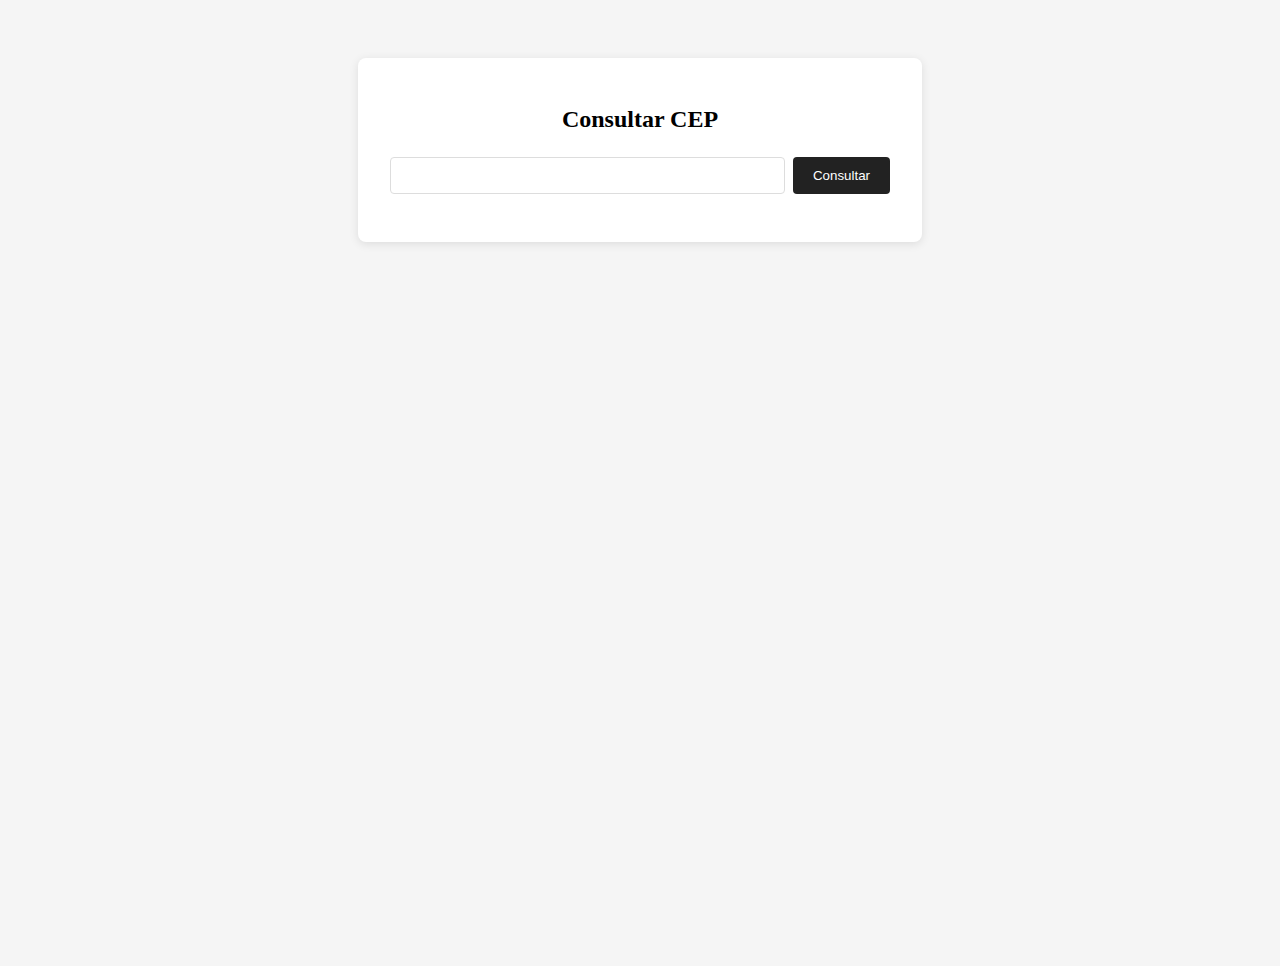
<file: projects/project1/index.html>
<!DOCTYPE html>
<html lang="pt-br">
    <head>
        <meta charset="UTF-8">
        <meta name="viewport" content="width=device-width, initial-scale=1.0">
        <title>Questão 1</title>
        <link rel="stylesheet" href="css/style.css">
    </head>
    <body>
        
        <main class="content-container">
            <h1 class="page-title">Consultar CEP</h1>
            
            <form id="search-form" class="search-form">
                <input type="text" id="zip-code-input" class="zip-input"required>
                <button type="submit" id="search-button" class="submit-button">Consultar</button>
            </form>

            <p id="error-message" class="error-feedback hidden"></p>

            <section id="results-area" class="results-area hidden">
                <div class="data-grid">
                    <p><strong>Endereço:</strong> <span id="address-street"></span></p>
                    <p><strong>Bairro:</strong> <span id="address-neighborhood"></span></p>
                    <p><strong>Cidade:</strong> <span id="address-city"></span></p>
                    <p><strong>Estado:</strong> <span id="address-state"></span></p>
                    <p><strong>Latitude:</strong> <span id="address-latitude"></span></p>
                    <p><strong>Longitude:</strong> <span id="address-longitude"></span></p>
                </div>
                
                <button id="show-map-button" class="map-trigger">Exibir mapa</button>
                
                <div id="map-container" class="map-container hidden">
                    <iframe id="map-iframe" class="map-display" width="100%" height="400" frameborder="0"></iframe>
                </div>
            </section>
        </main>
        
        <script src="js/script.js"></script>
    </body>
</html>
</file>
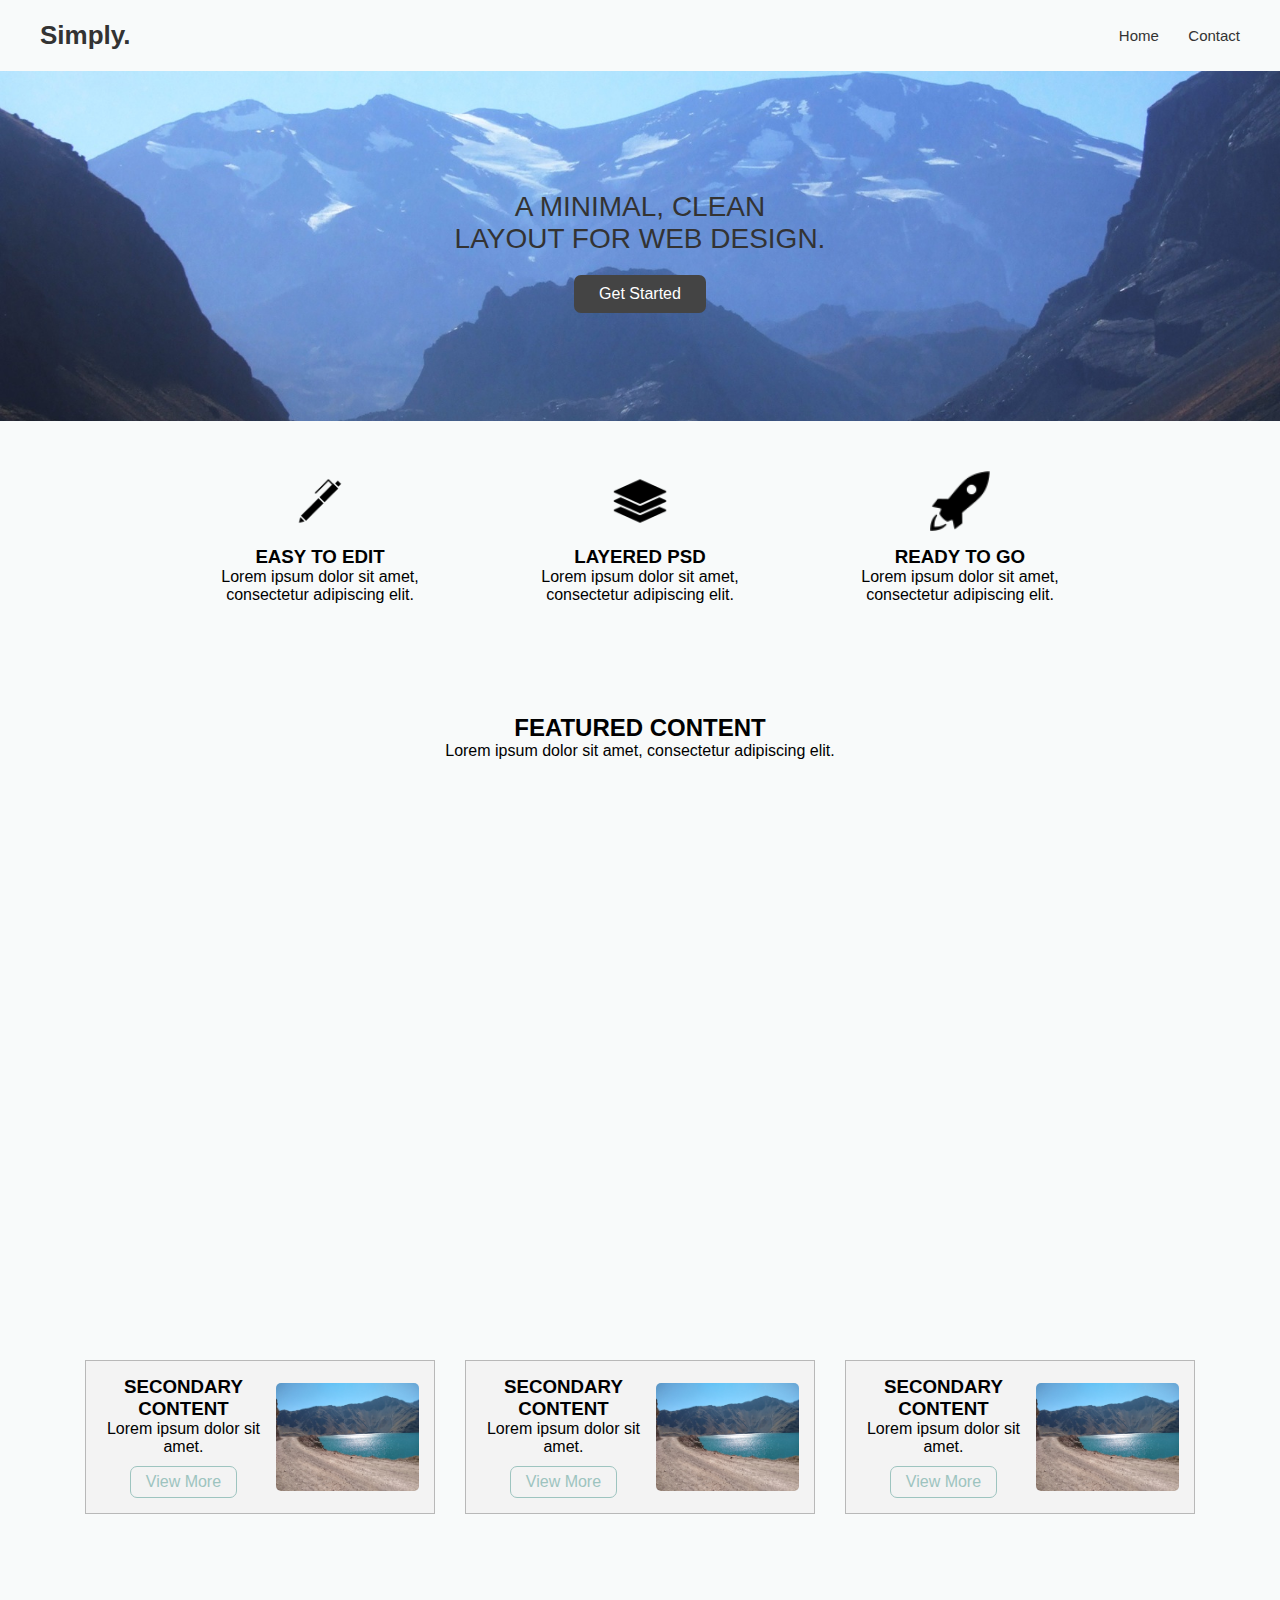
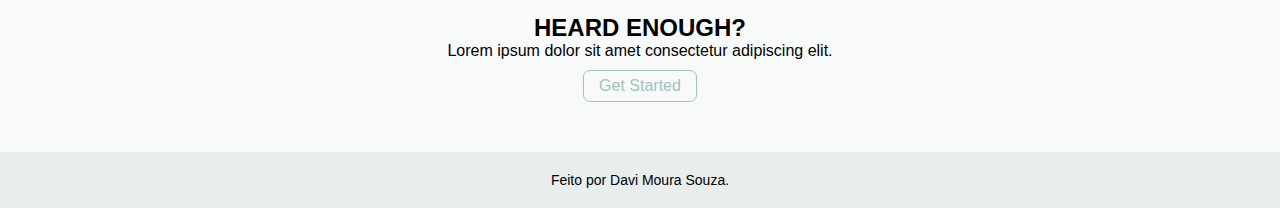
<file: projects/project2/index.html>
<!DOCTYPE html>
<html lang="pt-br">
<head>
    <meta charset="UTF-8">
    <title>Simply Template</title>
    <link rel="stylesheet" href="css/style.css">
</head>
<body>

    <header class="top-bar">
        <div class="logo">Simply.</div>

        <nav class="menu">
            <a href="questao2.html">Home</a>
            <a href="#">Contact</a>
        </nav>
    </header>

    <header class="central-banner">
        <h1>A MINIMAL, CLEAN <br> LAYOUT FOR WEB DESIGN.</h1>
        <a href="#" class="btn">Get Started</a>
    </header>

    <section class="features">
        <div class="feature-box">
            <img src="images/icon-pen.png" alt="icone de uma caneta">
            <h3>EASY TO EDIT</h3>
            <p>Lorem ipsum dolor sit amet, consectetur adipiscing elit.</p>
        </div>

        <div class="feature-box">
            <img src="images/icon-layer.png" alt="icone de camadas">
            <h3>LAYERED PSD</h3>
            <p>Lorem ipsum dolor sit amet, consectetur adipiscing elit.</p>
        </div>

        <div class="feature-box">
            <img src="images/icon-rocket.png" alt="icone de um foguete">
            <h3>READY TO GO</h3>
            <p>Lorem ipsum dolor sit amet, consectetur adipiscing elit.</p>
        </div>
    </section>

    <section class="featured-content">
        <h2>FEATURED CONTENT</h2>
        <p>Lorem ipsum dolor sit amet, consectetur adipiscing elit.</p>

        <div class="video-box">
            <iframe src="https://www.youtube.com/embed/EN_5Ix3mPHY" title="Vídeo" frameborder="0" allowfullscreen></iframe>
        </div>
    </section>

    <section class="secondary">
        <div class="card">
            <div class="card-text">
                <h3>SECONDARY CONTENT</h3>
                <p>Lorem ipsum dolor sit amet.</p>
                <a href="#" class="btn-secundary">View More</a>
            </div>
            <img src="images/sec1.jpg" alt="" class="card-img">
        </div>

        <div class="card">
            <div class="card-text">
                <h3>SECONDARY CONTENT</h3>
                <p>Lorem ipsum dolor sit amet.</p>
                <a href="#" class="btn-secundary">View More</a>
            </div>
            <img src="images/sec2.jpg" alt="" class="card-img">
        </div>

        <div class="card">
            <div class="card-text">
                <h3>SECONDARY CONTENT</h3>
                <p>Lorem ipsum dolor sit amet.</p>
                <a href="#" class="btn-secundary">View More</a>
            </div>
            <img src="images/sec3.jpg" alt="" class="card-img">
        </div>
    </section>

    <section class="cta">
        <h2>HEARD ENOUGH?</h2>
        <p>Lorem ipsum dolor sit amet consectetur adipiscing elit.</p>
        <a href="#" class="btn-secundary">Get Started</a>
    </section>

    <footer class="footer">
        <p>Feito por Davi Moura Souza.</p>
    </footer>

</body>
</html>
</file>
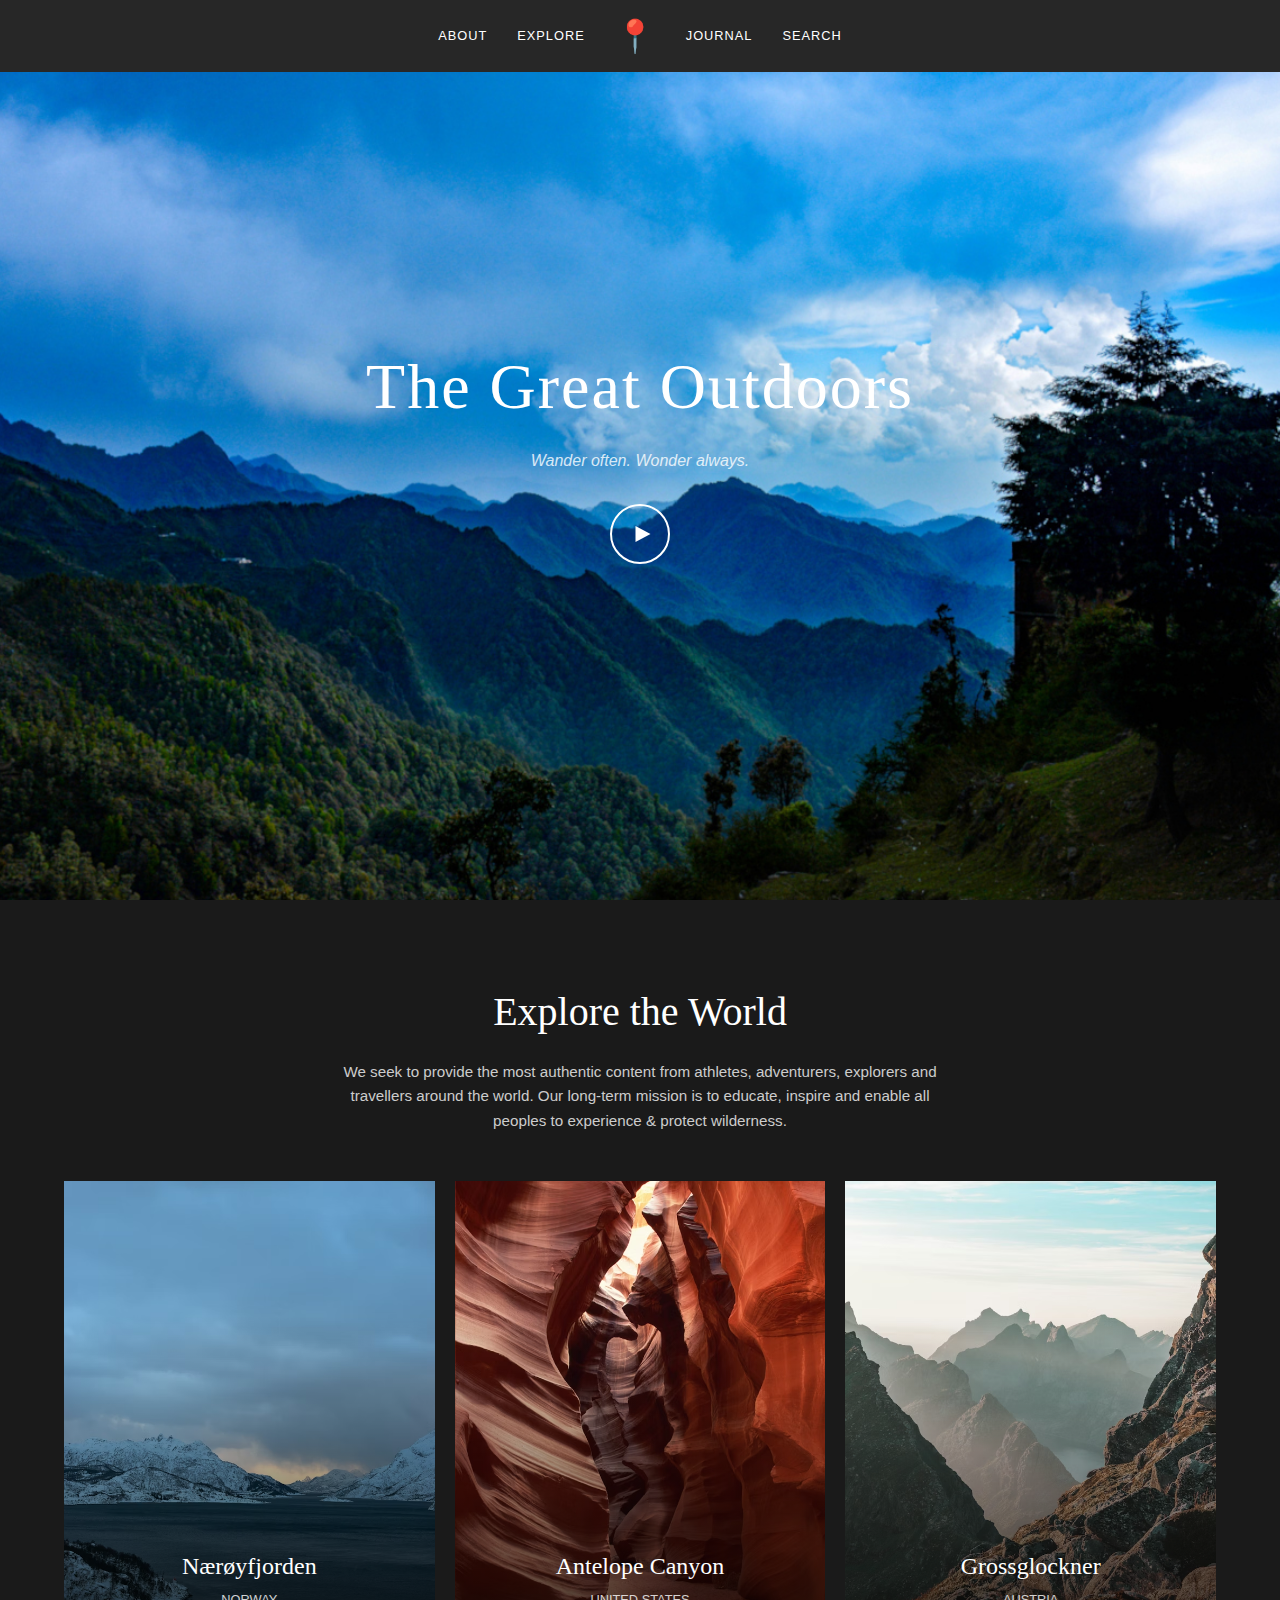
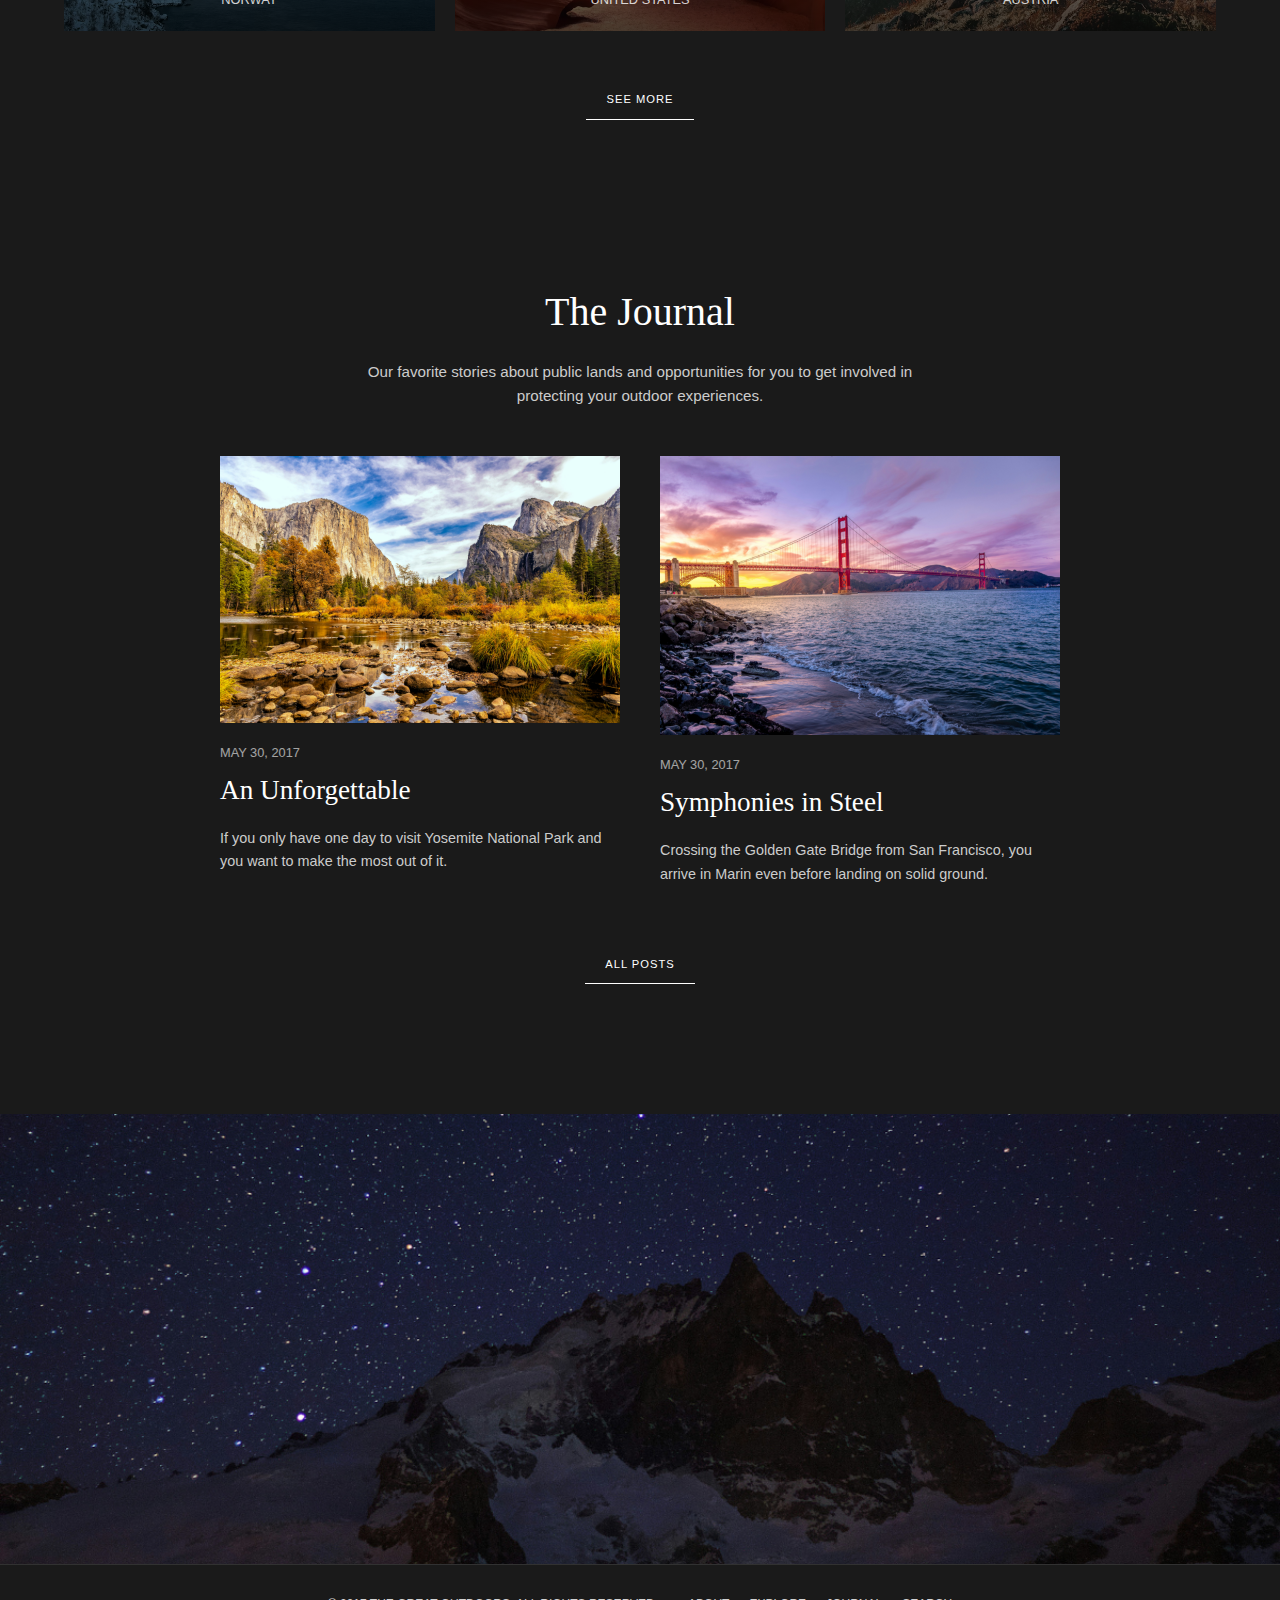
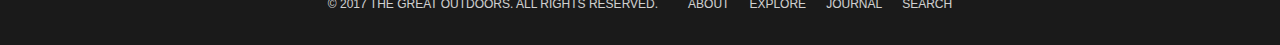
<file: projects/project3/index.html>
<!DOCTYPE html>
<html lang="pt-br">
    <head>
        <meta charset="UTF-8">
        <meta name="viewport" content="width=device-width, initial-scale=1.0">
        <title>Questão 4</title>
        <link rel="stylesheet" href="css/style.css">
    </head>
    <body>

        <script type="module" src="js/index.js"></script>

    </body>
</html>
</file>
<file: projects/project1/css/style.css>
body {
    background-color: #f5f5f5;
    display: flex;
    justify-content: center;
    align-items: flex-start;
    padding-top: 50px;
    min-height: 100vh;
}

body.is-loading {
    cursor: wait;
}

body.is-loading * {
    pointer-events: none;
}

.content-container {
    background: #fff;
    padding: 2rem;
    border-radius: 8px;
    box-shadow: 0 2px 10px rgba(0,0,0,0.1);
    width: 90%;
    max-width: 500px;
}

.page-title {
    margin-bottom: 1.5rem;
    font-size: 1.5rem;
    text-align: center;
}

.search-form {
    display: flex;
    gap: 8px;
    margin-bottom: 1rem;
}

.zip-input {
    flex: 1;
    padding: 10px;
    border: 1px solid #ddd;
    border-radius: 4px;
}

.submit-button {
    padding: 10px 20px;
    background-color: #222;
    color: #fff;
    border: none;
    border-radius: 4px;
    cursor: pointer;
}

.error-feedback {
    color: #b00;
    font-size: 0.9rem;
    margin-bottom: 1rem;
}

.results-area {
    border-top: 1px solid #eee;
    padding-top: 1.5rem;
}

.data-grid p {
    margin-bottom: 0.5rem;
    font-size: 0.95rem;
}

.map-trigger {
    margin-top: 1rem;
    width: 100%;
    padding: 10px;
    cursor: pointer;
}

.map-container {
    margin-top: 1.5rem;
}

.hidden {
    display: none;
}
</file>
<file: projects/project2/css/style.css>
* {
    margin: 0;
    padding: 0;
    box-sizing: border-box;
    font-family: Arial, sans-serif;
}

body {
    background: #f8fafa;
}

.top-bar {
    width: 100%;
    padding: 20px 40px;
    display: flex;
    justify-content: space-between;
    align-items: center;
}

.logo {
    font-size: 26px;
    font-weight: bold;
    color: #333;
}

.menu a {
    margin-left: 25px;
    text-decoration: none;
    color: #333;
    font-size: 15px;
}

.central-banner {
    background: url("../images/fotomontanha.jpg") no-repeat center/cover;
    height: 350px;
    text-align: center;
    padding-top: 120px;
    color: #333;
}

.central-banner h1 {
    font-size: 28px;
    font-weight: lighter;
}

.btn {
    display: inline-block;
    margin-top: 20px;
    padding: 10px 25px;
    background: #444;
    color: #fff;
    text-decoration: none;
    border-radius: 7px;
}

.features {
    padding: 50px 0;
    display: flex;
    justify-content: center;
    gap: 40px;
    text-align: center;
    flex-wrap: wrap;
}

.feature-box {
    width: 280px;
}

.feature-box img {
    width: 60px;
    display: block;
    margin: 0 auto 15px auto;
}

.featured-content {
    text-align: center;
    padding: 60px 0;
}

.video-box {
    width: 80%;
    max-width: 800px;
    margin: 20px auto;
    display: flex;
    justify-content: center;
    aspect-ratio: 16 / 9;
}

.video-box iframe {
    width: 100%;
    height: 100%;
    border: 0;
}

.secondary {
    width: 100%;
    padding: 50px 0;
    display: flex;
    justify-content: center;
    gap: 30px;
    flex-wrap: wrap;
}

.card {
    width: 350px;
    background: #F3F3F3;
    padding: 15px;
    border: 1px solid #b8b8b8;
    display: flex;
    justify-content: space-between;
    align-items: center;
    gap: 10px;
}

.card-text {
    flex: 1;
    text-align: center;
}

.card-img {
    width: 45%;
    border-radius: 5px;
}

.btn-secundary {
    display: inline-block;
    margin-top: 10px;
    padding: 6px 15px;
    border: 1px solid #9DC4BF;
    border-radius: 7px;
    color: #9DC4BF;
    text-decoration: none;
}

.cta {
    text-align: center;
    padding: 50px 0;
}

.footer {
    text-align: center;
    padding: 20px 0;
    background: #e8eeee;
    font-size: 14px;
}

@media (max-width: 768px) {

    body {
        font-size: 17px;
    }

    .menu a {
        font-size: 16px;
        margin-left: 12px;
    }

    .central-banner h1 {
        font-size: 26px;
    }

    .features {
        flex-direction: column;
        align-items: center;
    }

    .feature-box {
        width: 90%;
    }

    .video-box {
        width: 100%;
        max-width: 100%;
        aspect-ratio: 16/9;
    }

    /* CORREÇÃO DEFINITIVA DO SECONDARY */
    .secondary {
        flex-direction: column;
        align-items: center;
        gap: 20px;
    }

    .card {
        width: 100%;
        max-width: 360px;
        flex-direction: column !important;
        text-align: center;
    }

    .card-text {
        width: 100%;
    }

    .card-img {
        width: 80%;
        margin-top: 10px;
    }

    h2 {
        font-size: 23px;
    }

    h3 {
        font-size: 21px;
    }

    p {
        font-size: 17px;
    }

    .btn, .btn-secundary {
        padding: 12px 25px;
        font-size: 16px;
    }

    section {
        padding: 30px 0;
    }
}


/* CELULARES PEQUENOS */
@media (max-width: 480px) {

    body {
        font-size: 18px;
    }

    .central-banner h1 {
        font-size: 22px;
    }

    .card-img {
        width: 90%;
    }
}
</file>
<file: projects/project3/css/style.css>
:root {
    --color-dark: #1a1a1a;
    --color-light: #ffffff;
    --color-accent: #007bff; 
    --font-primary: 'Georgia', serif;
    --font-secondary: 'Arial', sans-serif;
}

* {
    margin: 0;
    padding: 0;
    box-sizing: border-box;
}

body {
    font-family: var(--font-secondary);
    background-color: var(--color-dark);
    color: var(--color-light);
    line-height: 1.6;
}

a {
    color: var(--color-light);
    text-decoration: none;
    transition: color 0.3s;
}

a:hover {
    color: var(--color-accent);
}

h1, h2, h3 {
    font-family: var(--font-primary);
    font-weight: normal;
}

.page-container {
    max-width: 100%;
    margin: 0 auto;
}

.section-title {
    font-size: 2.5rem;
    margin-bottom: 1rem;
    text-align: center;
}

.section-description {
    max-width: 600px;
    margin: 0 auto 3rem auto;
    text-align: center;
    color: #ccc;
    font-size: 0.95rem;
}

.main-header {
    position: absolute;
    top: 0;
    left: 0;
    width: 100%;
    z-index: 1000;
    padding: 20px 5%;
    background-color:#272727 ;
}

.main-nav {
    display: flex;
    justify-content: center;
}

.nav-list {
    list-style: none;
    display: flex;
    gap: 30px;
    align-items: center;
    text-transform: uppercase;
    font-size: 0.8rem;
    letter-spacing: 1px;
}

.nav-icon {
    font-size: 2rem;
    display: block;
    line-height: 1;
}


.outdoor-banner {
    background-image: url('../img/main-banner.jpg'); 
    background-size: cover;
    background-position: center center;
    height: 100vh;
    display: flex;
    align-items: center;
    justify-content: center;
    text-align: center;
    color: var(--color-light);
}

.outdoor-content {
    padding: 50px;
}

.outdoor-title {
    font-size: 4rem;
    letter-spacing: 2px;
    margin-bottom: 10px;
}

.outdoor-subtitle {
    font-family: var(--font-secondary);
    font-style: italic;
    font-size: 1rem;
    opacity: 0.8;
    margin-bottom: 30px;
}

.play-button {
    width: 60px;
    height: 60px;
    border: 2px solid var(--color-light);
    border-radius: 50%;
    margin: 30px auto 0;
    cursor: pointer;
    position: relative;
}

.play-button::after {
    content: '';
    position: absolute;
    top: 50%;
    left: 55%;
    transform: translate(-50%, -50%);
    width: 0;
    height: 0;
    border-left: 15px solid var(--color-light);
    border-top: 8px solid transparent;
    border-bottom: 8px solid transparent;
}



.explore-section {
    padding: 80px 5%;
    text-align: center;
}

.cards-container {
    display: flex;
    justify-content: center;
    gap: 20px;
    margin-bottom: 30px;
}

.explore-card {
    flex: 1;
    min-width: 300px;
    height: 450px;
    background-size: cover;
    background-position: center;
    display: flex;
    align-items: flex-end;
    position: relative;
    color: var(--color-light);
    overflow: hidden;
}

.explore-card::before {
    content: '';
    position: absolute;
    top: 0;
    left: 0;
    right: 0;
    bottom: 0;
    background: linear-gradient(to top, rgba(0, 0, 0, 0.7), transparent 70%);
}

.card-content {
    position: relative;
    padding: 20px;
    text-align: center;
    width: 100%;
    z-index: 2;
}

.card-city {
    font-size: 1.5rem;
    margin-bottom: 5px;
}

.card-country {
    font-size: 0.8rem;
    text-transform: uppercase;
    opacity: 0.8;
}

.see-more-link {
    display: inline-block;
    padding: 10px 20px;
    text-transform: uppercase;
    font-size: 0.7rem;
    letter-spacing: 1px;
    margin-top: 20px;
    border-bottom: 1px solid var(--color-light);
}

.journal-section {
    padding: 80px 5%;
    text-align: center;
}

.journal-cards-container {
    display: flex;
    justify-content: center;
    gap: 40px;
    margin-bottom: 40px;
}

.journal-card {
    flex: 1;
    max-width: 400px;
    text-align: left;
}

.journal-image-wrapper img {
    width: 100%;
    height: auto;
    display: block;
    margin-bottom: 20px;
}

.journal-date {
    font-size: 0.8rem;
    text-transform: uppercase;
    opacity: 0.6;
    margin-bottom: 5px;
}

.journal-title {
    font-size: 1.7rem;
    margin-bottom: 15px;
}

.journal-description {
    color: #ccc;
    font-size: 0.9rem;
}

.all-posts-link {
    display: inline-block;
    padding: 10px 20px;
    text-transform: uppercase;
    font-size: 0.7rem;
    letter-spacing: 1px;
    margin-top: 20px;
    border-bottom: 1px solid var(--color-light);
}


.bottom-banner {
    background-image: url('../img/bottom-banner.jpg'); 
    background-size: cover;
    background-position: center center;
    height: 50vh; 
    margin-top: 50px;
}

.main-footer {
    padding: 30px 5%;
    text-align: center;
    border-top: 1px solid rgba(255, 255, 255, 0.1);
}

.footer-wrapper {
    display: flex;
    justify-content: center;
    align-items: center;
    gap: 30px;
    font-size: 0.75rem;
    text-transform: uppercase;
    opacity: 0.8;
}

.footer-nav-list {
    list-style: none;
    display: flex;
    gap: 20px;
}

@media (max-width: 900px) {
    .cards-container, .journal-cards-container {
        flex-direction: column;
        align-items: center;
    }

    .explore-card, .journal-card {
        max-width: 80%;
        min-width: unset;
    }
}

@media (max-width: 600px) {
    .outdoor-title {
        font-size: 3rem;
    }
    
    .footer-wrapper {
        flex-direction: column;
        gap: 10px;
    }
}
</file>
